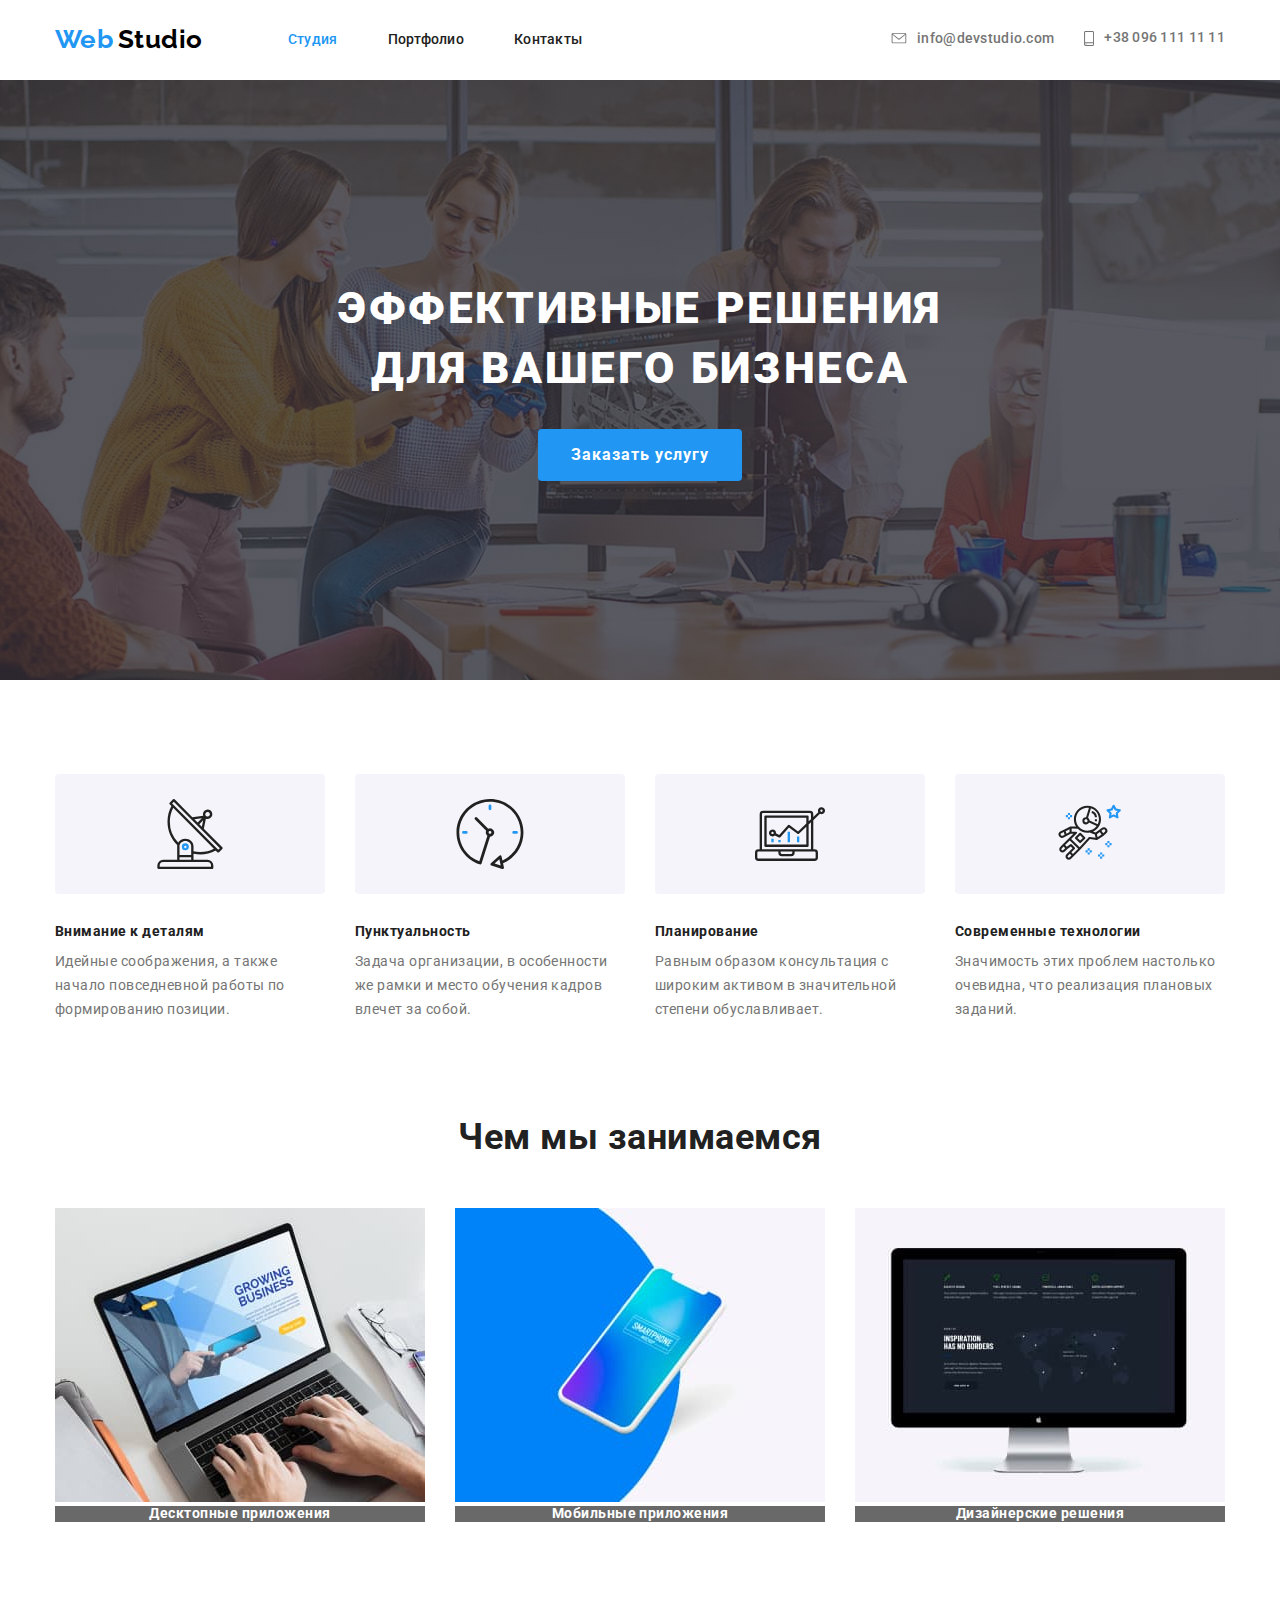
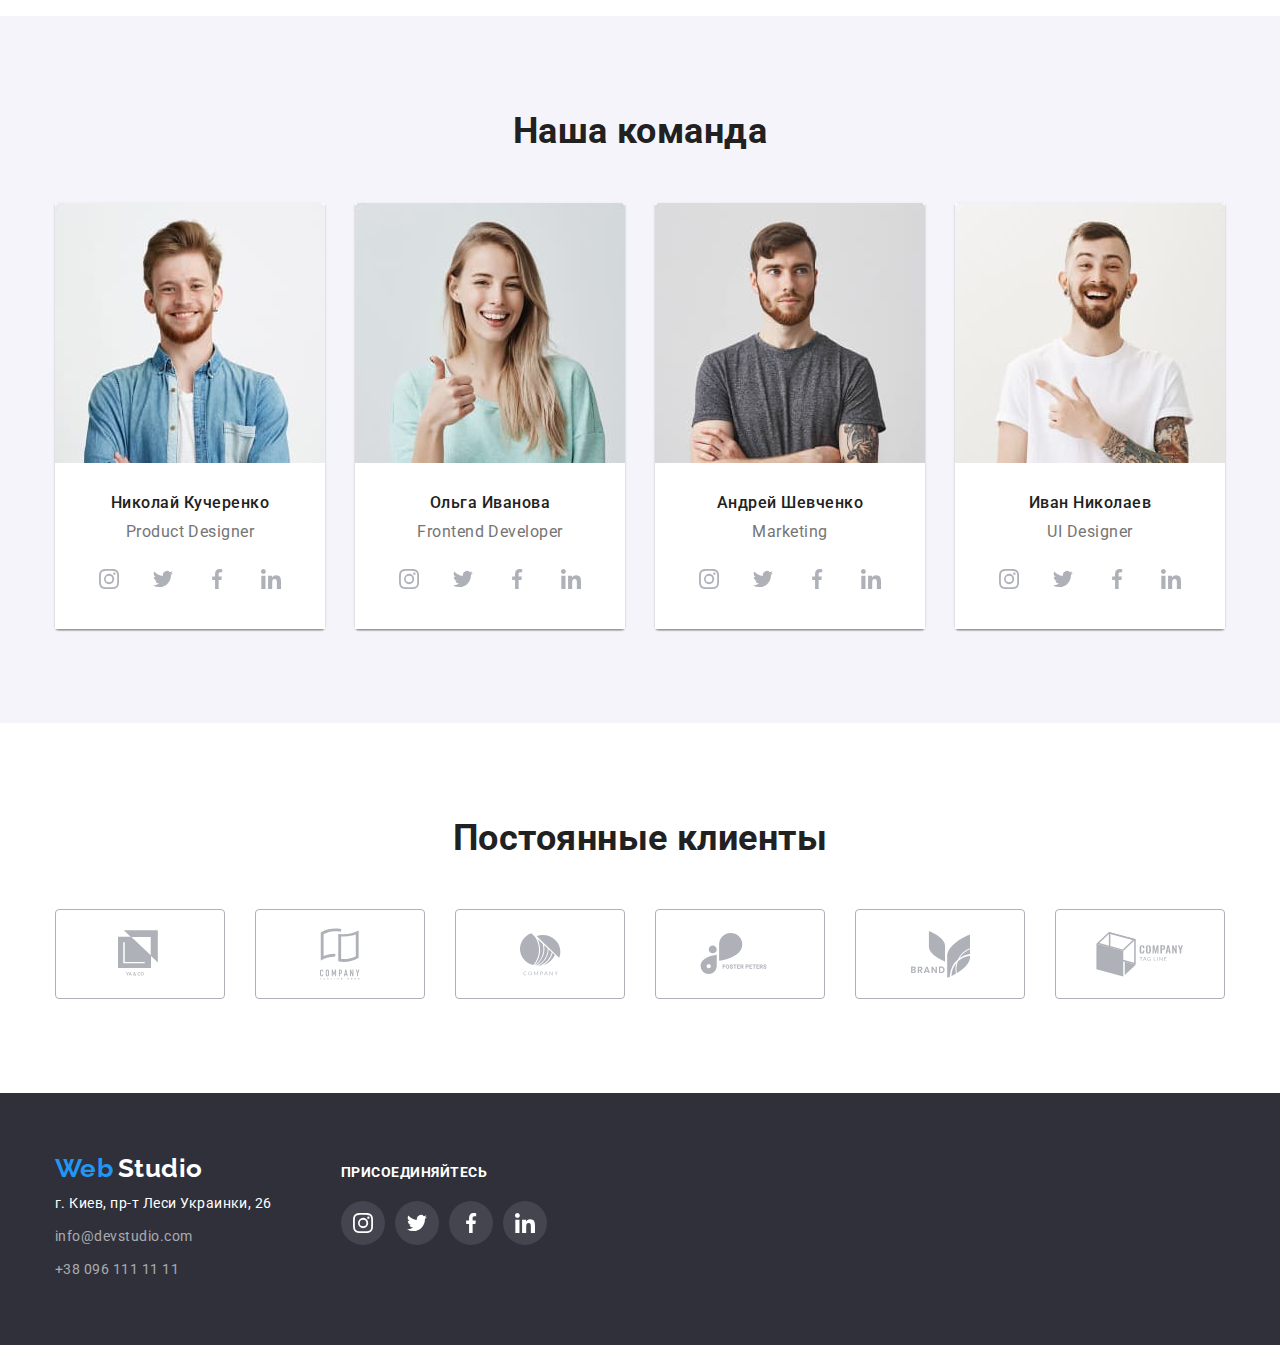
<file: index.html>
<!DOCTYPE html>
<html lang="ru">
<head>
    <meta charset="UTF-8">
    <meta name="viewport" content="width=device-width, initial-scale=1.0">
    <title>Document</title>
    <link rel="stylesheet" href="https://fonts.googleapis.com/css2?family=Raleway:wght@700&family=Roboto:wght@400;500;700;900&display=swap">
    <link rel="stylesheet" href="https://cdnjs.cloudflare.com/ajax/libs/modern-normalize/0.6.0/modern-normalize.min.css">
    <link rel="stylesheet" href="./css/styles.css">
</head>
<body class="body">
    <!-- Навигация по сайту -->
        <header>
            <div class="container">
                <nav class="container-main-nav">
                    <a class="logo" href="./index.html">
                        <span class="logo-blue">Web</span>
                        <span class="logo-black">Studio</span>
                    </a>
                    <ul class="site-nav">
                        <li class="site-nav-item"><a class="link-1 current" href="./index.html">Студия</a></li>
                        <li class="site-nav-item"><a class="link-1" href="./portfolio.html">Портфолио</a></li>
                        <li class="site-nav-item"><a class="link-1" href="">Контакты</a></li>
                    </ul>
                
                    <address class="address-container">
                        <ul class="auth-nav">
                            <li class="auth-nav-item">
                                <a class="info" href="mailto:info@devstudio.com" aria-label="написать письмо на электронную почту info@devstudio.com">
                                    <svg class="icon-mail" width="16" height="11">
                                        <use href="./images/sprite.svg#envelope"></use>
                                    </svg>info@devstudio.com</a>
                            </li>
                            <li class="auth-nav-item">
                                <a class="info" href="tel:+380961111111" aria-label="позвонить по телефону +380961111111">
                                    <svg class="icon-phone" width="10" height="15">
                                        <use href="./images/sprite.svg#smartphone"></use>
                                    </svg>+38 096 111 11 11</a>
                            </li>
                        </ul>
                    </address>
                </nav>
            </div>
        </header>

    <main>
        <!-- Герой -->
            <section class="hero">
                <div class="container-hero">
                    <h1 class="hero-title">ЭФФЕКТИВНЫЕ РЕШЕНИЯ ДЛЯ ВАШЕГО БИЗНЕСА</h1>
                        <a class="service" href="">
                            <p class="service-title">Заказать услугу</p>
                        </a>
                </div>
            </section>

        <!-- Характеристика веб-студии -->
        <section class="section">
            <div class="container">
                <h2 class="hidden-title">Характеристика веб-студии</h2>
                    <ul class="feature-list">
                        <li class="feature-list-item">
                            <div class="icon-block">
                                <svg class="icon" width="70" height="70">
                                    <use href="./images/sprite.svg#antena"></use>
                                </svg>
                            </div>
                                    <h3 class="title">Внимание к деталям</h3>
                                        <p class="clarifications">Идейные соображения, а также начало повседневной работы по формированию позиции.</p>
                        </li>
                        <li class="feature-list-item">
                            <div class="icon-block">
                                <svg class="icon" width="70" height="70">
                                    <use href="./images/sprite.svg#clock-1"></use>
                                </svg>
                            </div>
                                <h3 class="title">Пунктуальность</h3>
                                    <p class="clarifications">Задача организации, в особенности же рамки и место обучения кадров влечет за собой.</p>
                        </li>
                        <li class="feature-list-item">
                            <div class="icon-block">
                                <svg class="icon" width="70" height="70">
                                    <use href="./images/sprite.svg#icon-diagram-1"></use>
                                </svg>
                            </div>
                                <h3 class="title">Планирование</h3>
                                    <p class="clarifications">Равным образом консультация с широким активом в значительной степени обуславливает.</p>
                        </li>
                        <li class="feature-list-item">
                            <div class="icon-block">
                                <svg class="icon" width="70" height="70">
                                    <use href="./images/sprite.svg#astronaut"></use>
                                </svg>
                            </div>
                                <h3 class="title">Современные технологии</h3>
                                    <p class="clarifications">Значимость этих проблем настолько очевидна, что реализация плановых заданий.</p>
                        </li>
                    </ul>
            </div>
        </section>

        <!-- Деятельнось веб-студии -->
        <section class="section activities">
            <div class="container">
                <h2 class="section-title">Чем мы занимаемся</h2>
                <ul class="activity-list">
                    <li class="activity-list-item">
                        <img src="./images/ноутбук.jpg" alt="ноутбук" />
                        <p class="example">Десктопные приложения</p>
                    </li>
                    <li class="activity-list-item">
                        <img src="./images/смартфон.jpg" alt="smartphone" />
                        <p class="example">Мобильные приложения</p>
                    </li>
                    <li class="activity-list-item">
                        <img src="./images/монитор.jpg" alt="монитор" />
                        <p class="example">Дизайнерские решения</p>
                    </li>
                </ul>
            </div>
        </section>

        <!-- Команда -->
        <section class="section team">
            <div class="container">
                <h2 class="section-title">Наша команда</h2>
                <ul class="team-list">
                    <li class="team-list-item">
                        <div class="card-foto">
                            <img class="card-image" src="./images/foto-1.jpg" alt="Участник_группы_1" />
                                <div class="card-foto-content">
                                    <h3 class="name">Николай Кучеренко</h3>
                                        <p class="specialization">Product Designer</p>
                                            <ul class="links-list">
                                                <li class="social"><a href="" class="social-link">
                                                    <svg class="social-list" width="20" height="20">
                                                        <use href="./images/sprite.svg#Instagram"></use> 
                                                    </svg></a>
                                                </li>
                                                <li class="social"><a href="" class="social-link">
                                                    <svg class="social-list" width="20" height="20">
                                                        <use href="./images/sprite.svg#Twitter"></use> 
                                                    </svg></a>
                                                </li>
                                                <li class="social"><a href="" class="social-link">
                                                    <svg class="social-list" width="20" height="20">
                                                        <use href="./images/sprite.svg#Facebook"></use> 
                                                    </svg></a>
                                                </li>
                                                <li class="social"><a href="" class="social-link">
                                                    <svg class="social-list" width="20" height="20">
                                                        <use href="./images/sprite.svg#linkedin"></use> 
                                                    </svg></a>
                                                </li>
                                            </ul>
                                </div>
                        </div>
                    </li>
                    <li class="team-list-item">
                        <div class="card-foto">
                            <img class="card-image" src="./images/foto-2.jpg" alt="Участник_группы_2" />
                                <div class="card-foto-content">
                                    <h3 class="name">Ольга Иванова</h3>
                                        <p class="specialization">Frontend Developer</p>
                                            <ul class="links-list">
                                                <li class="social"><a href="" class="social-link">
                                                    <svg class="social-list" width="20" height="20">
                                                        <use href="./images/sprite.svg#Instagram"></use> 
                                                    </svg></a>
                                                </li>
                                                <li class="social"><a href="" class="social-link">
                                                    <svg class="social-list" width="20" height="20">
                                                        <use href="./images/sprite.svg#Twitter"></use> 
                                                    </svg></a>
                                                </li>
                                                <li class="social"><a href="" class="social-link">
                                                    <svg class="social-list" width="20" height="20">
                                                        <use href="./images/sprite.svg#Facebook"></use> 
                                                    </svg></a>
                                                </li>
                                                <li class="social"><a href="" class="social-link">
                                                    <svg class="social-list" width="20" height="20">
                                                        <use href="./images/sprite.svg#linkedin"></use> 
                                                    </svg></a>
                                                </li>
                                            </ul>
                                </div>
                        </div>
                    </li>
                    <li class="team-list-item">
                        <div class="card-foto">
                            <img class="card-image" src="./images/foto-3.jpg" alt="Участник_группы_3" />
                                <div class="card-foto-content">
                                    <h3 class="name">Андрей Шевченко</h3>
                                        <p class="specialization">Marketing</p>
                                            <ul class="links-list">
                                                <li class="social"><a href="" class="social-link">
                                                    <svg class="social-list" width="20" height="20">
                                                        <use href="./images/sprite.svg#Instagram"></use> 
                                                    </svg></a>
                                                </li>
                                                <li class="social"><a href="" class="social-link">
                                                    <svg class="social-list" width="20" height="20">
                                                        <use href="./images/sprite.svg#Twitter"></use> 
                                                    </svg></a>
                                                </li>
                                                <li class="social"><a href="" class="social-link">
                                                    <svg class="social-list" width="20" height="20">
                                                        <use href="./images/sprite.svg#Facebook"></use> 
                                                    </svg></a>
                                                </li>
                                                <li class="social"><a href="" class="social-link">
                                                    <svg class="social-list" width="20" height="20">
                                                        <use href="./images/sprite.svg#linkedin"></use> 
                                                    </svg></a>
                                                </li>
                                            </ul>
                                </div>
                        </div>
                    </li>
                    <li class="team-list-item">
                        <div class="card-foto">
                            <img class="card-image" src="./images/foto-4.jpg" alt="Участник_группы_4" />
                                <div class="card-foto-content">
                                    <h3 class="name">Иван Николаев</h3>
                                        <p class="specialization">UI Designer</p>
                                            <ul class="links-list">
                                                <li class="social"><a href="" class="social-link">
                                                    <svg class="social-list" width="20" height="20">
                                                        <use href="./images/sprite.svg#Instagram"></use> 
                                                    </svg></a>
                                                </li>
                                                <li class="social"><a href="" class="social-link">
                                                    <svg class="social-list" width="20" height="20">
                                                        <use href="./images/sprite.svg#Twitter"></use> 
                                                    </svg></a>
                                                </li>
                                                <li class="social"><a href="" class="social-link">
                                                    <svg class="social-list" width="20" height="20">
                                                        <use href="./images/sprite.svg#Facebook"></use> 
                                                    </svg></a>
                                                </li>
                                                <li class="social"><a href="" class="social-link">
                                                    <svg class="social-list" width="20" height="20">
                                                        <use href="./images/sprite.svg#linkedin"></use> 
                                                    </svg></a>
                                                </li>
                                            </ul>
                                </div>
                        </div>
                    </li>
                </ul>
            </div>
        </section>

        <!-- Клиенты -->
        <section class="section">
            <div class="container">
                <h2 class="section-title">Постоянные клиенты</h2>
                <ul class="list-customers">
                    <li class="list-customers-item">
                        <a class="customers-link" href="">
                            <svg class="icon" width="44" height="49">
                                <use href="./images/sprite.svg#icon-logo-1"></use> 
                            </svg></a>
                    </li>
                    <li class="list-customers-item">
                        <a class="customers-link" href="">
                            <svg class="icon" width="40" height="52">
                                <use href="./images/sprite.svg#icon-logo-2"></use> 
                            </svg></a>
                    </li>
                    <li class="list-customers-item">
                        <a class="customers-link" href="">
                            <svg class="icon" width="41" height="43">
                                <use href="./images/sprite.svg#icon-logo-3"></use> 
                            </svg></a>
                        </li>
                    <li class="list-customers-item">
                        <a class="customers-link" href="">
                            <svg class="icon" width="80" height="42">
                                <use href="./images/sprite.svg#icon-logo-4"></use> 
                             </svg></a>
                    </li>
                    <li class="list-customers-item">
                        <a class="customers-link" href="">
                            <svg class="icon" width="59" height="47">
                                <use href="./images/sprite.svg#icon-logo-5"></use> 
                            </svg></a>
                    </li>
                    <li class="list-customers-item">
                        <a class="customers-link" href="">
                            <svg class="icon" width="88" height="45">
                                <use href="./images/sprite.svg#icon-logo-6"></use> 
                            </svg></a>
                    </li>
                </ul>
            </div>
        </section>
    </main>

    <!-- Футер -->
    <footer class="footer">
        <div class="container data">
           <div class="container-address">
               <a class="logo" href="">
                   <span class="logo-blue">Web</span>
                   <span class="logo-white">Studio</span>
               </a>
                   <address>
                       <ul class="address-list">
                           <li class="dislocation"><a class="location" href="">г. Киев, пр-т Леси Украинки, 26</a></li>
                           <li class="email"><a class="info-2" href="mailto:info@devstudio.com">info@devstudio.com</a></li>
                           <li><a class="info-2" href="tel:+380961111111">+38 096 111 11 11</a></li>
                       </ul>
                   </address>
           </div>
           <div class="container-invitation">
               <p class="invitation">ПРИСОЕДИНЯЙТЕСЬ</p>
                    <ul class="links-list-2">
                        <li class="social-2"><a href="" class="social-link-2">
                            <svg class="social-list-2" width="20" height="20">
                                <use href="./images/sprite.svg#Instagram"></use> 
                            </svg></a>
                        </li>
                        <li class="social-2"><a href="" class="social-link-2">
                            <svg class="social-list-2" width="44" height="44">
                                <use href="./images/sprite.svg#Twitter"></use> 
                            </svg></a>
                        </li>
                        <li class="social-2"><a href="" class="social-link-2">
                            <svg class="social-list-2" width="20" height="20">
                                <use href="./images/sprite.svg#Facebook"></use> 
                            </svg></a>
                        </li>
                        <li class="social-2"><a href="" class="social-link-2">
                            <svg class="social-list-2" width="20" height="20">
                                <use href="./images/sprite.svg#linkedin"></use> 
                            </svg></a>
                        </li>
                    </ul>
           </div>
        </div>
   </footer>
</body>
</html>
</file>
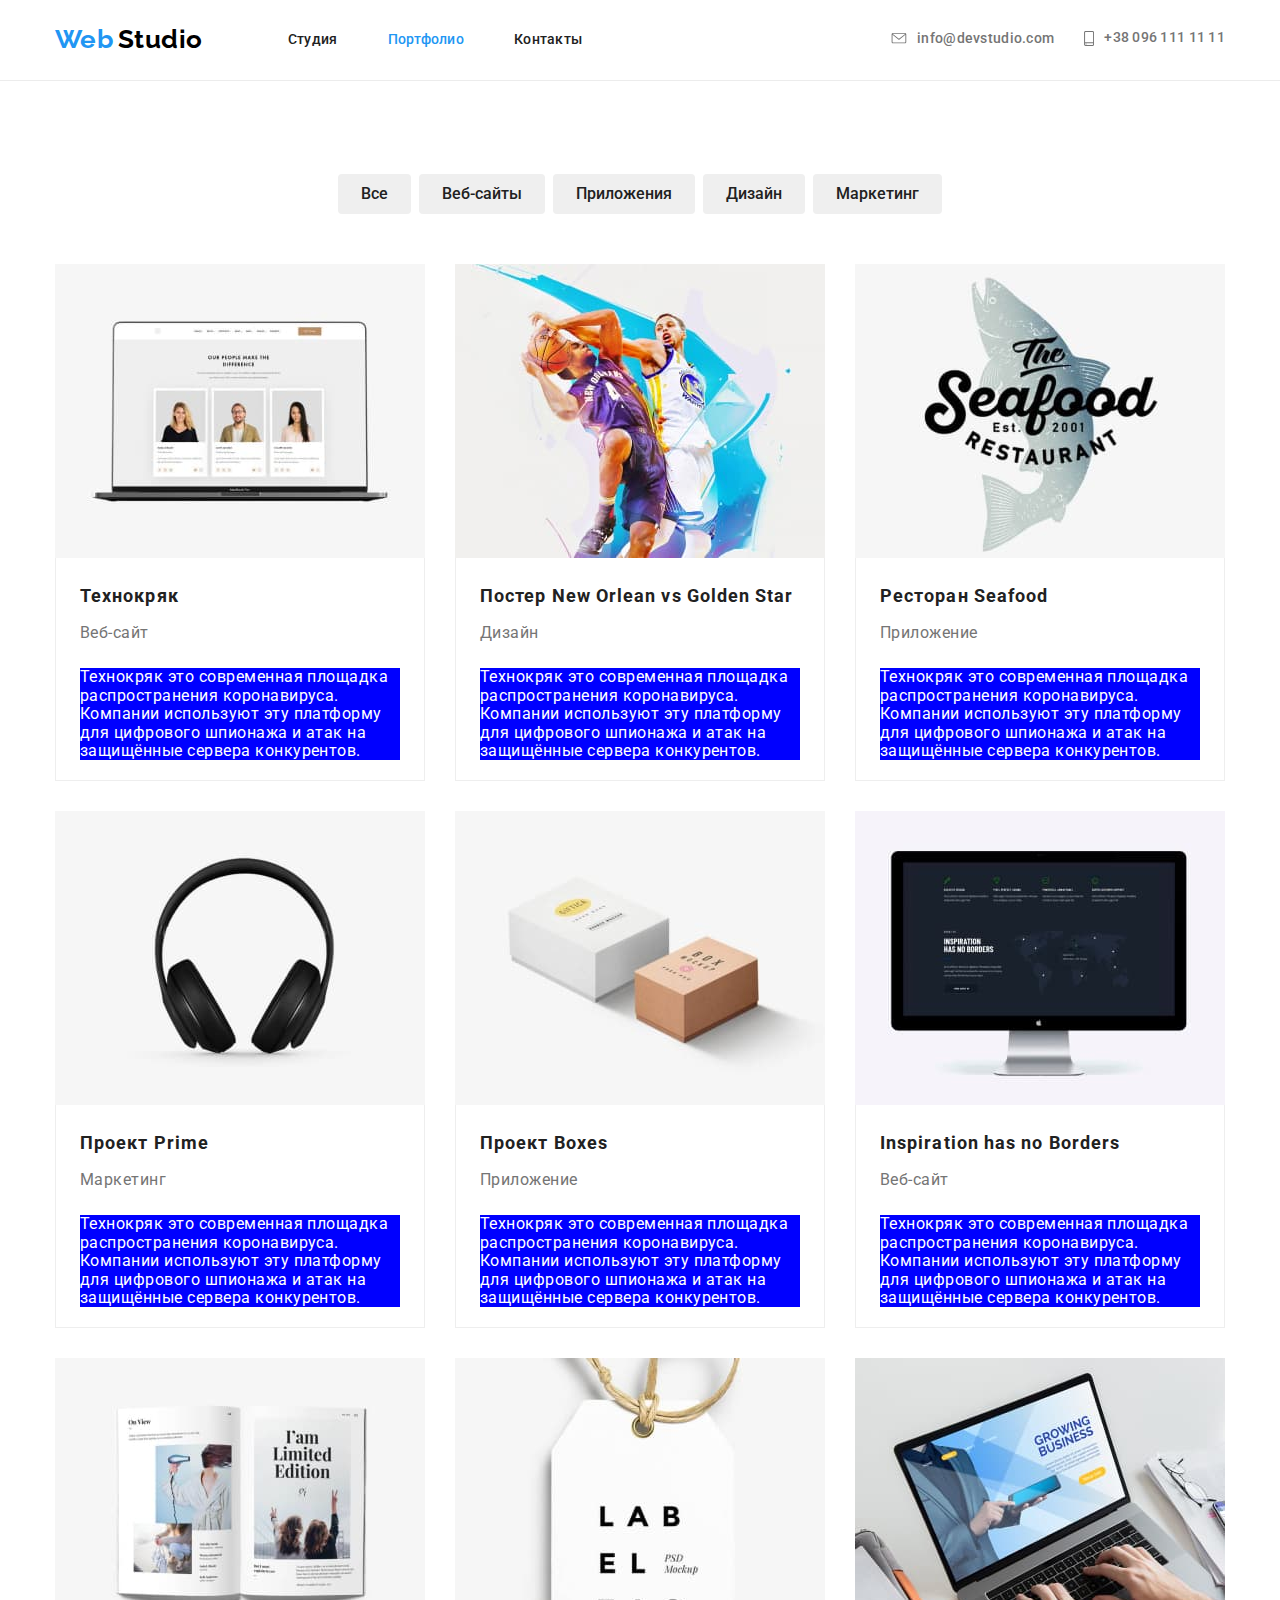
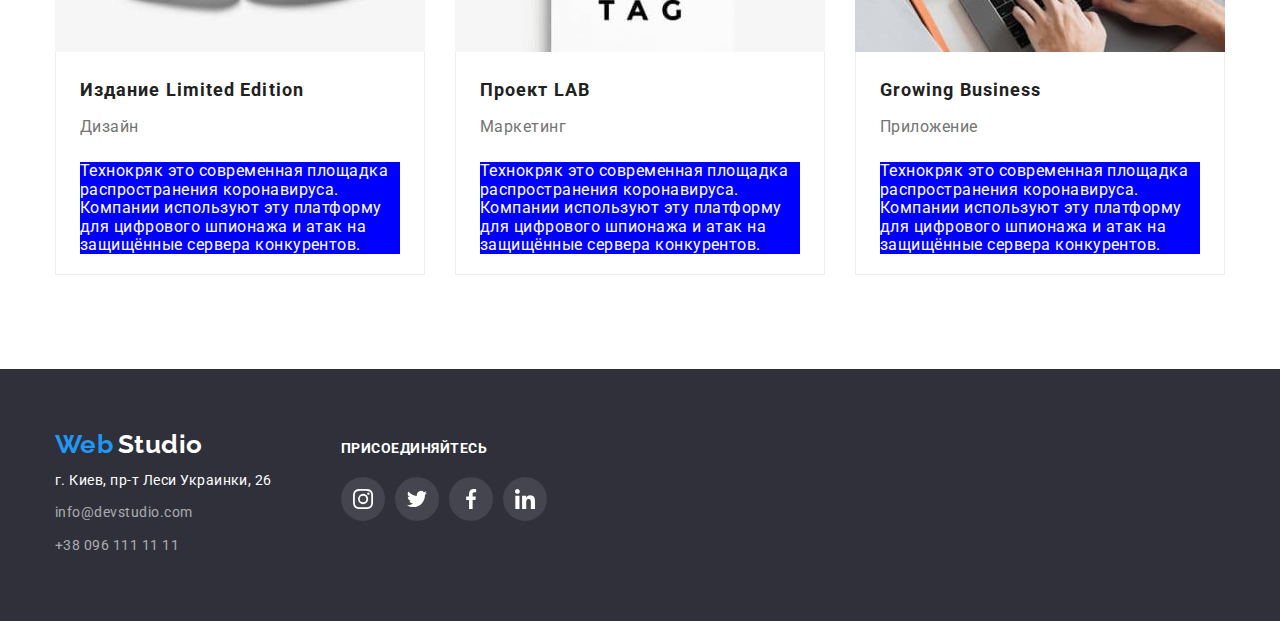
<file: portfolio.html>
<!DOCTYPE html>
<html lang="en">
<head>
    <meta charset="UTF-8">
    <meta name="viewport" content="width=device-width, initial-scale=1.0">
    <title>Document</title>
    <link rel="stylesheet" href="https://fonts.googleapis.com/css2?family=Raleway:wght@700&family=Roboto:wght@400;500;700;900&display=swap">
    <link rel="stylesheet" href="https://cdnjs.cloudflare.com/ajax/libs/modern-normalize/0.6.0/modern-normalize.min.css">
    <link rel="stylesheet" href="./css/styles.css">
</head>
<body class="body">
     <!-- Шапка сайта -->
     <header class="header-portfolio">
        <div class="container">
            <nav class="container-main-nav">
                <a class="logo" href="./index.html">
                    <span class="logo-blue">Web</span>
                    <span class="logo-black">Studio</span>
                </a>
                <ul class="site-nav">
                    <li class="site-nav-item"><a class="link-1" href="./index.html">Студия</a></li>
                    <li class="site-nav-item"><a class="link-1 current" href="./portfolio.html">Портфолио</a></li>
                    <li class="site-nav-item"><a class="link-1" href="">Контакты</a></li>
                </ul>
            
                <address class="address-container">
                    <ul class="auth-nav">
                        <li class="auth-nav-item">
                            <a class="info mail" href="mailto:info@devstudio.com" aria-label="написать письмо на электронную почту info@devstudio.com">
                                <svg class="icon-mail" width="16" height="11">
                                    <use href="./images/sprite.svg#envelope"></use>
                                </svg>info@devstudio.com</a>
                        </li>
                        <li class="auth-nav-item">
                            <a class="info number" href="tel:+380961111111" aria-label="позвонить по телефону +380961111111">
                                <svg class="icon-phone" width="10" height="15">
                                    <use href="./images/sprite.svg#smartphone"></use>
                                </svg>+38 096 111 11 11</a>
                        </li>
                    </ul>
                </address>
            </nav>
        </div>
    </header>

    <main>
        <!-- Навигация по сайту -->
        
            <section class="section-2">
                <div class="container">
                    <h1 class="hidden-title">Список работ</h1>
                        <ul class="filter">
                            <li class="filter-list"> <button type="button" class="btn first">Все</button></li>
                            <li class="filter-list"> <button type="button" class="btn second">Веб-сайты</button></li>
                            <li class="filter-list"> <button type="button" class="btn third">Приложения</button></li>
                            <li class="filter-list"> <button type="button" class="btn fourth">Дизайн</button></li>
                            <li class="filter-list"> <button type="button" class="btn fifth">Маркетинг</button></li>
                        </ul>

                        <ul class="works-list">
                            <li class="works-list-item">
                                <a class="example-2" href="">
                                    <div class="card">
                                        <img class="card-image" src="./images/сайт-1.jpg" alt="веб-сайт">
                                            <div class="card-content">
                                                <h2 class="title-2">Технокряк</h2>
                                                <p class="description">Веб-сайт</p>
                                                <p class="description-2">Технокряк это современная площадка распространения коронавируса. Компании используют эту платформу для цифрового шпионажа и атак на защищённые сервера конкурентов.</p>
                                            </div>
                                    </div>    
                                </a>
                            </li>
                            <li class="works-list-item">
                                <a class="example-2" href="">
                                    <div class="card">
                                        <img class="card-image" src="./images/дизайн-1.jpg" alt="веб-сайт">
                                            <div class="card-content">
                                                <h2 class="title-2">Постер New Orlean vs Golden Star</h2>
                                                <p class="description">Дизайн</p>
                                                <p class="description-2">Технокряк это современная площадка распространения коронавируса. Компании используют эту платформу для цифрового шпионажа и атак на защищённые сервера конкурентов.</p>
                                            </div>
                                    </div>    
                                </a>
                            </li>
                            <li class="works-list-item">
                                <a class="example-2" href="">
                                    <div class="card">
                                        <img class="card-image" src="./images/приложение-1.jpg" alt="рыба">
                                            <div class="card-content">
                                                <h2 class="title-2">Ресторан Seafood</h2>
                                                <p class="description">Приложение</p>
                                                <p class="description-2">Технокряк это современная площадка распространения коронавируса. Компании используют эту платформу для цифрового шпионажа и атак на защищённые сервера конкурентов.</p>
                                            </div>
                                    </div>
                                </a>
                            </li>
                            <li class="works-list-item">
                                <a class="example-2" href="">
                                    <div class="card">
                                        <img class="card-image" src="./images/маркетинг-1.jpg" alt="наушники">
                                            <div class="card-content">
                                                <h2 class="title-2">Проект Prime</h2>
                                                <p class="description">Маркетинг</p>
                                                <p class="description-2">Технокряк это современная площадка распространения коронавируса. Компании используют эту платформу для цифрового шпионажа и атак на защищённые сервера конкурентов.</p>
                                            </div>
                                    </div>
                                </a>
                            </li>
                            <li class="works-list-item">
                                <a class="example-2" href="">
                                    <div class="card">
                                        <img class="card-image" src="./images/приложение-2.jpg" alt="коробки">
                                            <div class="card-content">
                                                <h2 class="title-2">Проект Boxes</h2>
                                                <p class="description">Приложение</p>
                                                <p class="description-2">Технокряк это современная площадка распространения коронавируса. Компании используют эту платформу для цифрового шпионажа и атак на защищённые сервера конкурентов.</p>
                                            </div>
                                    </div>
                                </a>
                            </li>
                            <li class="works-list-item">
                                <a class="example-2" href="">
                                    <div class="card">
                                        <img class="card-image" src="./images/сайт-2.jpg" alt="монитор">
                                            <div class="card-content">
                                                <h2 class="title-2">Inspiration has no Borders</h2>
                                                    <p class="description">Веб-сайт</p>
                                                    <p class="description-2">Технокряк это современная площадка распространения коронавируса. Компании используют эту платформу для цифрового шпионажа и атак на защищённые сервера конкурентов.</p>
                                            </div>        
                                </a>
                            </li>
                            <li class="works-list-item">
                                <a class="example-2" href="">
                                    <div class="card">
                                        <img class="card-image" src="./images/дизайн-2.jpg" alt="журнал">
                                            <div class="card-content">
                                                <h2 class="title-2">Издание Limited Edition</h2>
                                                <p class="description">Дизайн</p>
                                                <p class="description-2">Технокряк это современная площадка распространения коронавируса. Компании используют эту платформу для цифрового шпионажа и атак на защищённые сервера конкурентов.</p>
                                            </div>
                                    </div>    
                                </a>
                            </li>
                            <li class="works-list-item">
                                <a class="example-2" href="">
                                    <div class="card">
                                        <img class="card-image" src="./images/маркетинг-2.jpg" alt="лейбл">
                                            <div class="card-content">
                                                <h2 class="title-2">Проект LAB</h2>
                                                <p class="description">Маркетинг</p>
                                                <p class="description-2">Технокряк это современная площадка распространения коронавируса. Компании используют эту платформу для цифрового шпионажа и атак на защищённые сервера конкурентов.</p>
                                            </div>
                                    </div>
                                </a>
                            </li>
                            <li class="works-list-item">
                                <a class="example-2" href="">
                                    <div class="card">
                                        <img class="card-image" src="./images/приложение-3.jpg" alt="ноутбук">
                                            <div class="card-content">
                                                <h2 class="title-2">Growing Business</h2>
                                                <p class="description">Приложение</p>
                                                <p class="description-2">Технокряк это современная площадка распространения коронавируса. Компании используют эту платформу для цифрового шпионажа и атак на защищённые сервера конкурентов.</p>
                                            </div>
                                    </div>
                                </a>
                            </li>
                        </ul>
                </div>
            </section>
    </main>
        
    <!-- Футер -->
    <footer class="footer">
        <div class="container data">
           <div class="container-address">
               <a class="logo" href="">
                   <span class="logo-blue">Web</span>
                   <span class="logo-white">Studio</span>
               </a>
                   <address>
                       <ul class="address-list">
                           <li class="dislocation"><a class="location" href="">г. Киев, пр-т Леси Украинки, 26</a></li>
                           <li class="email"><a class="info-2" href="mailto:info@devstudio.com">info@devstudio.com</a></li>
                           <li><a class="info-2" href="tel:+380961111111">+38 096 111 11 11</a></li>
                       </ul>
                   </address>
           </div>
           <div class="container-invitation">
            <p class="invitation">ПРИСОЕДИНЯЙТЕСЬ</p>
                 <ul class="links-list-2">
                     <li class="social-2"><a href="" class="social-link-2">
                         <svg class="social-list-2" width="20" height="20">
                             <use href="./images/sprite.svg#Instagram"></use> 
                         </svg></a>
                     </li>
                     <li class="social-2"><a href="" class="social-link-2">
                         <svg class="social-list-2" width="44" height="44">
                             <use href="./images/sprite.svg#Twitter"></use> 
                         </svg></a>
                     </li>
                     <li class="social-2"><a href="" class="social-link-2">
                         <svg class="social-list-2" width="20" height="20">
                             <use href="./images/sprite.svg#Facebook"></use> 
                         </svg></a>
                     </li>
                     <li class="social-2"><a href="" class="social-link-2">
                         <svg class="social-list-2" width="20" height="20">
                             <use href="./images/sprite.svg#linkedin"></use> 
                         </svg></a>
                     </li>
                 </ul>
            </div>
        </div>
   </footer>    
</body>
</html>
</file>
<file: css/styles.css>
/* цвет основного текста #757575 */
/* вторичный цвет текста #212121 */
/* белый #FFFFFF */
/* акцент #2196F3 */
/* черный #000000 */
/* дополнительный цвет rgba(255, 255, 255, 0.6) */
/* дополнительный цвет2 rgba(255, 255, 255, 0.4) */
/* дополнительный цвет3 #F5F4FA */
/* дополнительный цвет4 rgba(255, 255, 255, 0.1);*/
/* дополнительный цвет5 #2F303A*/

:root {
    --primary-text-color: #757575;
    --title-text-color: #212121;
    --accent-color: #2196F3;
    --white-color: #FFFFFF;
    --black-color: #000000;
    --complementary-color: rgba(255, 255, 255, 0.6);
    --complementary-color2: rgba(255, 255, 255, 0.4);
    --complementary-color3: #F5F4FA;
    --complementary-color4: rgba(255, 255, 255, 0.1);
    --complementary-color5: #2F303A;
}

/* Стилизация студии*/

.body {
    background-color: var(--white-color);
    color: var(--primary-text-color);
    font-family: Roboto, sans-serif;
    letter-spacing: 0.03em;
}

.container {
    width: 1200px;
    padding-left: 15px;
    padding-right: 15px;
    margin-right: auto;
    margin-left: auto;
}

.container-main-nav {
    display: flex;
    align-items: center;
    justify-content: space-between;
}

/* logo */

.logo {
    padding-top: 24px;
    padding-bottom: 25px;

    text-decoration: none;
}

.logo .logo-black {
    color: var(--black-color);
    font-family: Raleway, sans-serif;
    font-weight: 700;
    font-size: 26px;
    line-height: 1.2;
}

.logo-blue {
    color: var(--accent-color);
    font-family: Raleway, sans-serif;
    font-weight: 700;
    font-size: 26px;
    line-height: 1.2;
}

ul {
    list-style: none;
}

/* site-nav */

.site-nav {
    display: flex;
    margin-top: 0;
    margin-bottom: 0;
    margin-left: 85px;
    padding: 0;
}

.site-nav-item + .site-nav-item {
    margin-left: 50px;
}

.site-nav .link-1 {
    display: block;
    padding-top: 32px;
    padding-bottom: 32px;

    color: var(--title-text-color);
    font-weight: 500;
    font-size: 14px;
    line-height: 1.14;
    letter-spacing: 0.02em;
    text-decoration: none;
}

.site-nav .link-1:hover,
.site-nav .link-1:focus {
    color: var(--accent-color);
}

.site-nav .link-1.current {
    color: var(--accent-color);
}

/* auth-nav */

.address-container {
    margin-left: auto;
}

.auth-nav {
    display: flex;
    margin-top: 0;
    margin-bottom: 0;
    padding: 0;
}

.auth-nav-item + .auth-nav-item {
    margin-left: 30px;
}

.icon-mail, .icon-phone {
    margin-right: 10px;
}

.icon-mail, .icon-phone {
    fill: currentColor;
}

.info {
    display: inline-flex;
    align-items: center;
    margin: 0;

    color: var(--primary-text-color);
    font-weight: 500;
    font-size: 14px;
    line-height: 1.14;
    letter-spacing: 0.02em;
    text-decoration: none;
    font-style: normal;
}

.auth-nav .info:hover,
.auth-nav .info:focus {
    color: var(--accent-color);
}

/* hero */

.hero {
    display: flex;
    text-align: center;
    justify-content: center;
    align-items: center;
    max-width: 1600px;
    min-height: 600px;
    margin-left: auto;
    margin-right: auto;

    background-image: linear-gradient( to right, 
    rgba(47, 48, 58, 0.8),
    rgba(47, 48, 58, 0.8)),
    url("../images/проект.jpg");
    background-repeat: no-repeat;
    background-position: center;
    background-size: cover;
}

.container-hero {
    max-width: 696px;
}

.hero-title {
    margin-top: 0;
    margin-bottom: 30px;

    color: var(--white-color);
    font-weight: 900;
    font-size: 44px;
    line-height: 1.36;
    letter-spacing: 0.06em;
}

.service {
    text-decoration: none;
}

.service-title {
    display: inline-block;
    border-radius: 4px;
    min-width: 200px;
    padding: 10px 32px;
    margin-top: 0;
    margin-bottom: 0;
    border: 1px solid transparent;

    background-color: var(--accent-color);
    color: var(--white-color);
    font-weight: 700;
    font-size: 16px;
    text-align: center;
    line-height: 1.88;
    letter-spacing: 0.06em
}

/* section */

.section {
    padding-top: 94px;
    padding-bottom: 94px;
}

.section-title {
    margin-top: 0;
    margin-bottom: 50px;

    color: var(--title-text-color);
    font-weight: 700;
    font-size: 36px;
    line-height: 1.17;
    text-align: center;
}

/* features */

.hidden-title {
    position: absolute;
    width: 1px;
    height: 1px;
    margin: -1px;
    border: 0;
    padding: 0;
    clip: rect(0 0 0 0);
    overflow: hidden;
}

.feature-list {
    display: flex;
    margin-top: 0;
    margin-bottom: 0;
    padding: 0;
}

.icon-block {
    display: flex;
    background: var(--complementary-color3);
    margin-bottom: 30px;
    padding: 25px 100px;
    border-radius: 4px;
}

.feature-list-item + .feature-list-item,
.activity-list-item + .activity-list-item,
.team-list-item + .team-list-item,
.list-customers-item + .list-customers-item {
    margin-left: 30px
}

.feature-list .title {
    margin-top: 0;
    margin-bottom: 10px;

    color: var(--title-text-color);
    font-weight: 700;
    font-size: 14px;
    line-height: 1.14;
}

.clarifications {
    margin-top: 0;
    margin-bottom: 0;

    font-size: 14px;
    line-height: 1.71;
}

/* activity */

.activities {
    padding-top: 0;
}

.activity-list {
    display: flex;
    margin-top: 0;
    margin-bottom: 0;
    padding: 0;
}

.activity-list .example {
    margin-top: 0;
    margin-bottom: 0;

    background-color: dimgray;
    color: var(--white-color);
    font-weight: 700;
    font-size: 14px;
    line-height: 1.14;
    text-align: center;
}

/* team */

.team {
    background: var(--complementary-color3);
}

.team-list {
    display: flex;
    margin-top: 0;
    margin-bottom: 0;
    padding: 0;
}

.team-list .title {
    color: var(--title-text-color);
}

.card-image {
    display: block;
}

.card-foto {
    width: 270px;
    box-shadow: 0px 2px 1px rgba(0, 0, 0, 0.2),
    0px 1px 1px rgba(0, 0, 0, 0.14),
    0px 1px 3px rgba(0, 0, 0, 0.12);
    border-radius: 0px 0px 4px 4px;
}

.card-foto-content {
    padding-top: 30px;;
    padding-bottom: 24px;
    background: var(--white-color);
}

.name {
    margin-top: 0;
    margin-bottom: 10px;

    color: var(--title-text-color);
    font-weight: 500;
    font-size: 16px;
    line-height: 1.19;
    text-align: center;
}

.specialization {
    margin-top: 0;
    margin-bottom: 16px;

    font-size: 16px;
    line-height: 1.19;
    text-align: center;
}

.links-list {
    display: flex;
    padding: 0;
    justify-content: center;
}

.links-list > .social + .social {
    margin-left: 10px;
}

.social-list {
    display: inline-block;
    width: 44px;
    height: 44px;
    border-radius: 50%;
    --color3: #AFB1B8;
}

.social-list:hover, .social-list:focus {
    background: var(--accent-color);
    --color3: #FFFFFF;
}

/* customers */

.list-customers {
    display: flex;
    margin-top: 0;
    margin-bottom: 0;
    padding: 0;
    justify-content: center;
}

.customers-link {
    display: inline-flex;
    align-items: center;
    justify-content: center;
    width: 170px;
    height: 90px;
    border: 1px solid #AFB1B8;
    border-radius: 4px;
}

.icon {
    --color4: #AFB1B8;
}

.icon:hover, .icon:focus {
    --color4: #2196F3;
}

.list-customers-item + .list-customers-item {
    margin-left: 30px
}

.customers-link:hover, .customers-link:focus {
    border-color: var(--accent-color);
}

/* footer */

.footer {
    background-color: var(--complementary-color5);
}

.logo .logo-white {
    color: var(--white-color);
    font-family: Raleway, sans-serif;
    font-weight: 700;
    font-size: 26px;
    line-height: 1.2;
}

.container-address {
    padding-top: 60px;
    padding-bottom: 60px;
}

 /* address-list */

 .address-list {
    margin-top: 8px;
    margin-bottom: 0;
    padding: 0;
 }

.address-list .location {
    color: var(--white-color);
    font-size: 14px;
    line-height: 1.71;
    text-decoration: none;
    font-style: normal;
}

.address-list > .dislocation {
    margin-bottom: 9px;
}

.address-list > .email {
    margin-bottom: 9px;
}

.address-list .info-2 {
    color: var(--complementary-color);
    font-size: 14px;
    line-height: 1.71;
    text-decoration: none;
    font-style: normal;
}

/* links-list-2 */

.container-invitation {
    padding-top: 72px;
    padding-bottom: 100px;
}

.invitation {
    margin-top: 0;
    margin-bottom: 20px;

    color: var(--white-color);
    font-weight: 700;
    font-size: 14px;
    line-height: 1.14;
}

.links-list-2 {
    display: flex;
    margin-top: 0;
    margin-bottom: 0;
    padding: 0;
}

.links-list-2 > .social-2 + .social-2 {
    margin-left: 10px;
}

.links-list-2 > .social {
    margin-top: 0;
    margin-bottom: 0;
}

.social-list-2 {
    display: block;
    width: 44px;
    height: 44px;
    border-radius: 50%;
    background: var(--complementary-color4);
    --color3: #FFFFFF;
}

.social-list-2:hover {
    background: var(--accent-color);
}

/* стилизация порфолио*/

.header-portfolio {
    margin-bottom: 93px;
    border-bottom: 1px solid #ECECEC;
}

.section-2 {
    margin-bottom: 94px;
}

.section-title-2 {
    margin-top: 0;
    margin-bottom: 0;
    text-align: center;
}

 /* filter */

.filter {
    display: flex;
    justify-content: center;
    margin-top: 0;
    margin-bottom: 50px;
    padding: 0;
}

.filter .filter-list + .filter-list {
    margin-left: 8px;
}

.filter .btn {
    display: inline-block;
    border-radius: 4px;
    padding: 6px 22px;
    border: 1px solid transparent;

    color: var(--title-text-color);
    font-weight: 500;
    font-size: 16px;
    line-height: 1.63;
    text-align: center;
    font-family: Roboto, sans-serif;
}

.filter .btn:hover,
.filter .btn:focus {
    color: var(--white-color);
}

.filter > .first {
    min-width: 73px;
}

.filter > .second {
    min-width: 128px;
}

.filter > .third {
    min-width: 145px;
}

.filter > .fourth {
    min-width: 103px;
}

.filter > .fifth {
    min-width: 130px;
}

/* example-2*/

.example-2 {
    text-decoration: none;
}

/* works-list */

.works-list {
    display: flex;
    flex-wrap: wrap;
    margin-top: 0;
    margin-bottom: 0;
    padding: 0;
}

.card {
    width: 370px;
}

.card-content {
    padding: 20px 24px;
    background: var(--white-color);
    border-right: 1px solid #EEEEEE;
    border-bottom: 1px solid #EEEEEE;
    border-left: 1px solid #EEEEEE;
    box-sizing: border-box;
}

.works-list .title-2 {
    margin-top: 0;
    margin-bottom: 4px;

    color: var(--title-text-color);
    font-weight: 700;
    font-size: 18px;
    line-height: 2;
    letter-spacing: 0.06em;
}

.works-list .description {
    margin-top: 0;
    margin-bottom: 20px;

    color: var(--primary-text-color);
    font-size: 16px;
    line-height: 1.88;   
}

.works-list .description-2 {
    margin-top: 0;
    margin-bottom: 0;

    color: var(--white-color);
    background-color: blue;  
}

.works-list-item {
    width: 370px;
    margin-right: 30px;
    margin-bottom: 30px;
}

.works-list-item:nth-child(3n) {
    margin-right: 0;
}

.works-list-item:nth-last-child(-n + 3) {
    margin-bottom: 0;
}

.works-list-item:hover,
.works-list-item:focus {
    box-shadow: 1px 4px 6px rgba(0, 0, 0, 0.16),
    0px 4px 4px rgba(0, 0, 0, 0.06),
    0px 1px 1px rgba(0, 0, 0, 0.12);
}

.data {
    display: flex;
    align-items: baseline;
}

.container-address + .container-invitation {
    margin-left: 69px;
}
</file>
